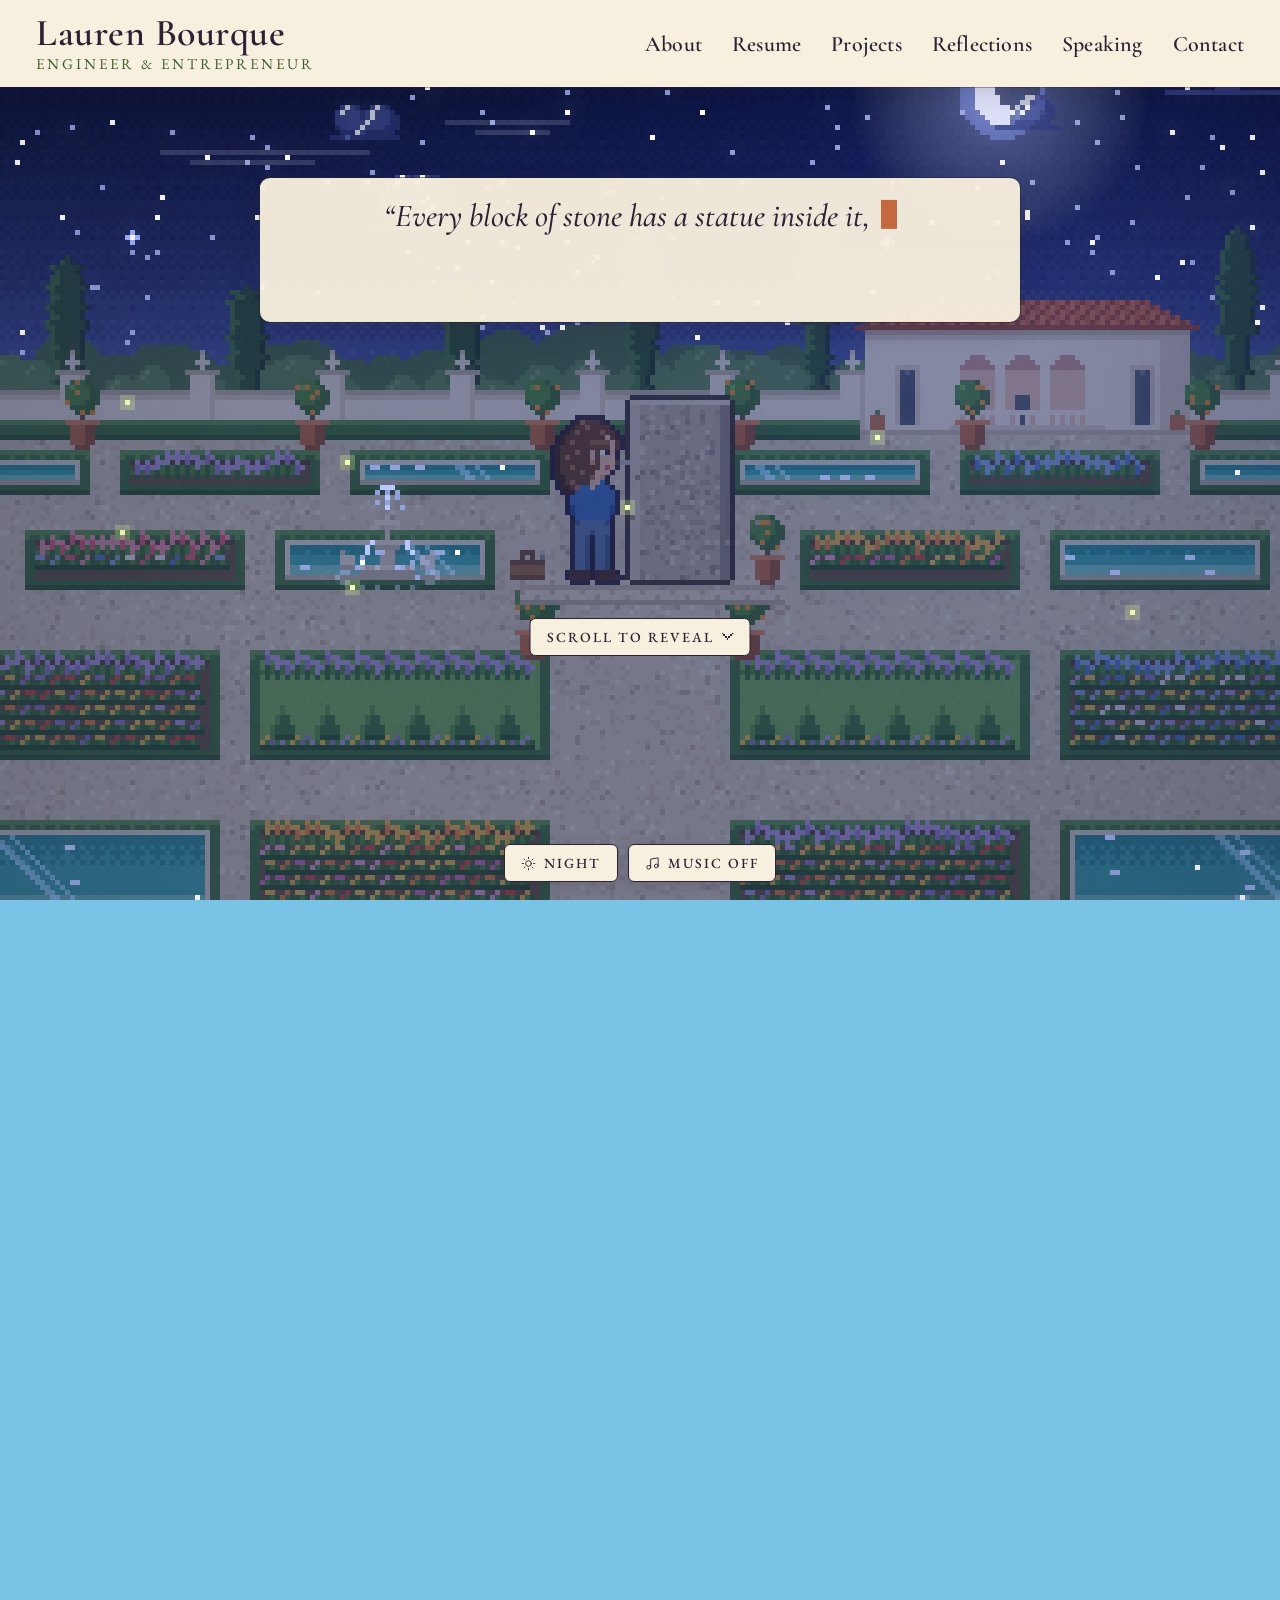
<file: index.html>
<!doctype html>
<html lang="en">
<head>
  <meta charset="utf-8">
  <meta name="viewport" content="width=device-width, initial-scale=1">
  <title>Lauren Bourque · Engineer & Entrepreneur</title>
  <meta name="description" content="Lauren Bourque, software engineer and entrepreneur. Scroll to watch the sculpture take shape.">
  <link rel="stylesheet" href="css/fonts.css">
  <link rel="stylesheet" href="css/style.css">
</head>
<body class="home">
  <header id="site-header"></header>

  <main>
    <canvas id="scene" aria-hidden="true"></canvas>
    <p class="sr-only">A pixel-art Italian Renaissance garden with a villa, cypresses and fountain pools. Lauren, in a blue top and jeans, stands beside a slab of stone and carves a statue of herself as you scroll.</p>

    <figure id="quote" class="zone-top-fixed">
      <blockquote>
        <p class="q-text" data-text="“Every block of stone has a statue inside it, and it is the task of the sculptor to discover it.”"></p>
        <span class="sr-only">Every block of stone has a statue inside it, and it is the task of the sculptor to discover it.</span>
      </blockquote>
      <figcaption>Michelangelo</figcaption>
    </figure>

    <button id="scroll-hint" class="btn" type="button">
      <span>Scroll to reveal</span>
      <svg class="icon bob" viewBox="0 0 7 5" aria-hidden="true" shape-rendering="crispEdges" fill="currentColor"><rect x="0" y="0" width="1" height="1"/><rect x="6" y="0" width="1" height="1"/><rect x="1" y="1" width="1" height="1"/><rect x="5" y="1" width="1" height="1"/><rect x="2" y="2" width="1" height="1"/><rect x="4" y="2" width="1" height="1"/><rect x="3" y="3" width="1" height="1"/></svg>
    </button>

    <section id="story" aria-label="My story"></section>

    <div id="dock" role="group" aria-label="Scene controls">
      <button id="time-toggle" class="btn btn-small" type="button" aria-label="Change the time of day" title="Change the time of day in the garden">
        <svg class="line-icon" viewBox="0 0 24 24" aria-hidden="true" fill="none" stroke="currentColor" stroke-width="1.5" stroke-linecap="round"><circle cx="12" cy="12" r="4.5"/><path d="M12 2v2M12 20v2M4.9 4.9l1.4 1.4M17.7 17.7l1.4 1.4M2 12h2M20 12h2M4.9 19.1l1.4-1.4M17.7 6.3l1.4-1.4"/></svg>
        <span>Day</span>
      </button>
      <button id="music-toggle" class="btn btn-small" type="button" aria-label="Toggle background music" aria-pressed="false" title="Play “Discovering Meaning” by R Eugene">
        <svg class="line-icon" viewBox="0 0 24 24" aria-hidden="true" fill="none" stroke="currentColor" stroke-width="1.5" stroke-linecap="round" stroke-linejoin="round"><path d="M9 18V5l12-2v13"/><circle cx="6" cy="18" r="3"/><circle cx="18" cy="16" r="3"/></svg>
        <span>Music off</span>
      </button>
      <audio id="bg-music" src="assets/music/discovering-meaning.mp3" preload="none" loop></audio>
    </div>

    <div id="scroll-space" aria-hidden="true"></div>
  </main>

  <script src="js/content.js"></script>
  <script src="js/sprites.js"></script>
  <script src="js/common.js"></script>
  <script src="js/scene.js"></script>
</body>
</html>
</file>
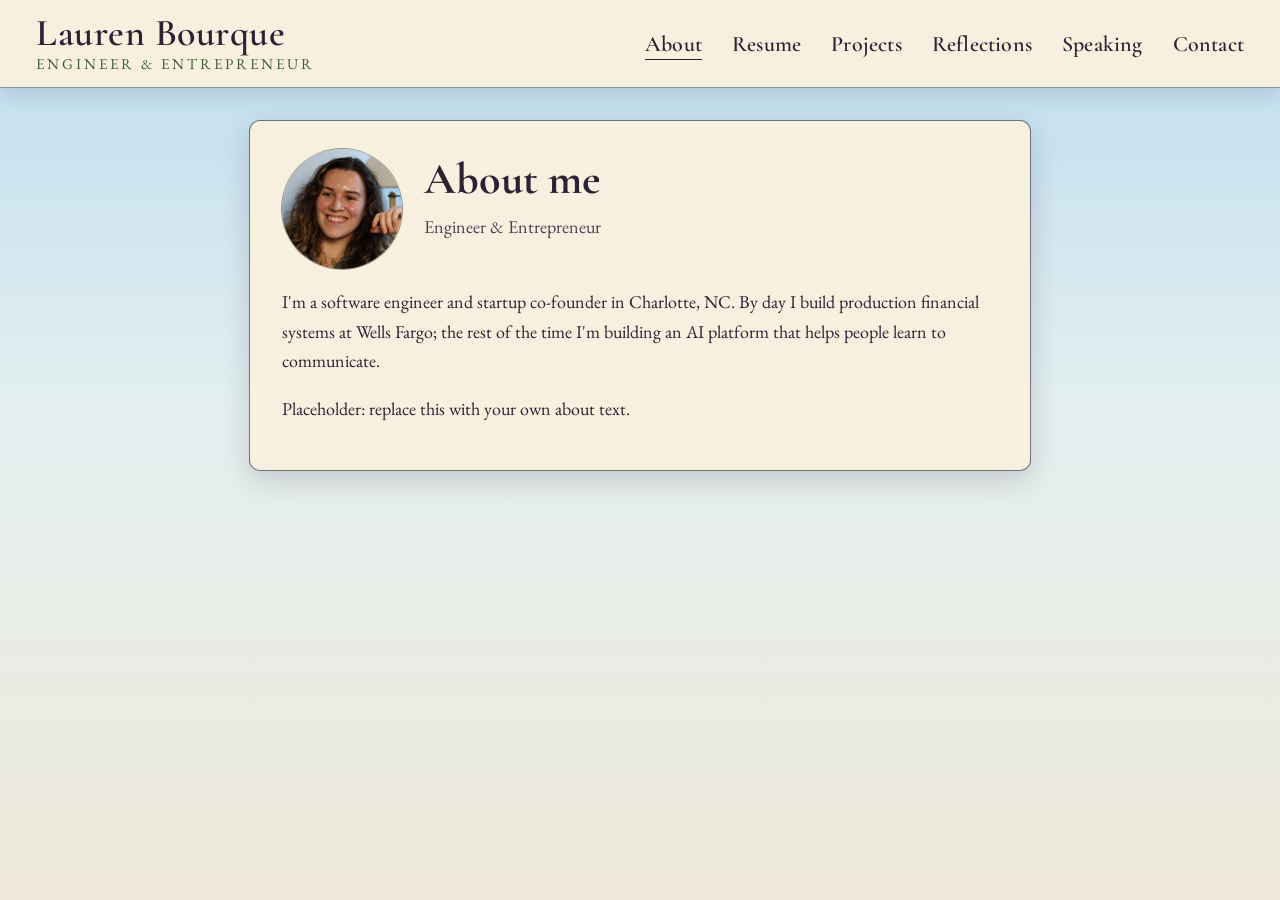
<file: about.html>
<!doctype html>
<html lang="en">
<head>
  <meta charset="utf-8">
  <meta name="viewport" content="width=device-width, initial-scale=1">
  <title>About · Lauren Bourque</title>
  <link rel="stylesheet" href="css/fonts.css">
  <link rel="stylesheet" href="css/style.css">
</head>
<body class="page">
  <header id="site-header"></header>
  <main class="page-main"><div id="about" class="pixel-box"></div></main>
  <script src="js/content.js"></script>
  <script src="js/sprites.js"></script>
  <script src="js/common.js"></script>
  <script src="js/pages.js"></script>
</body>
</html>
</file>
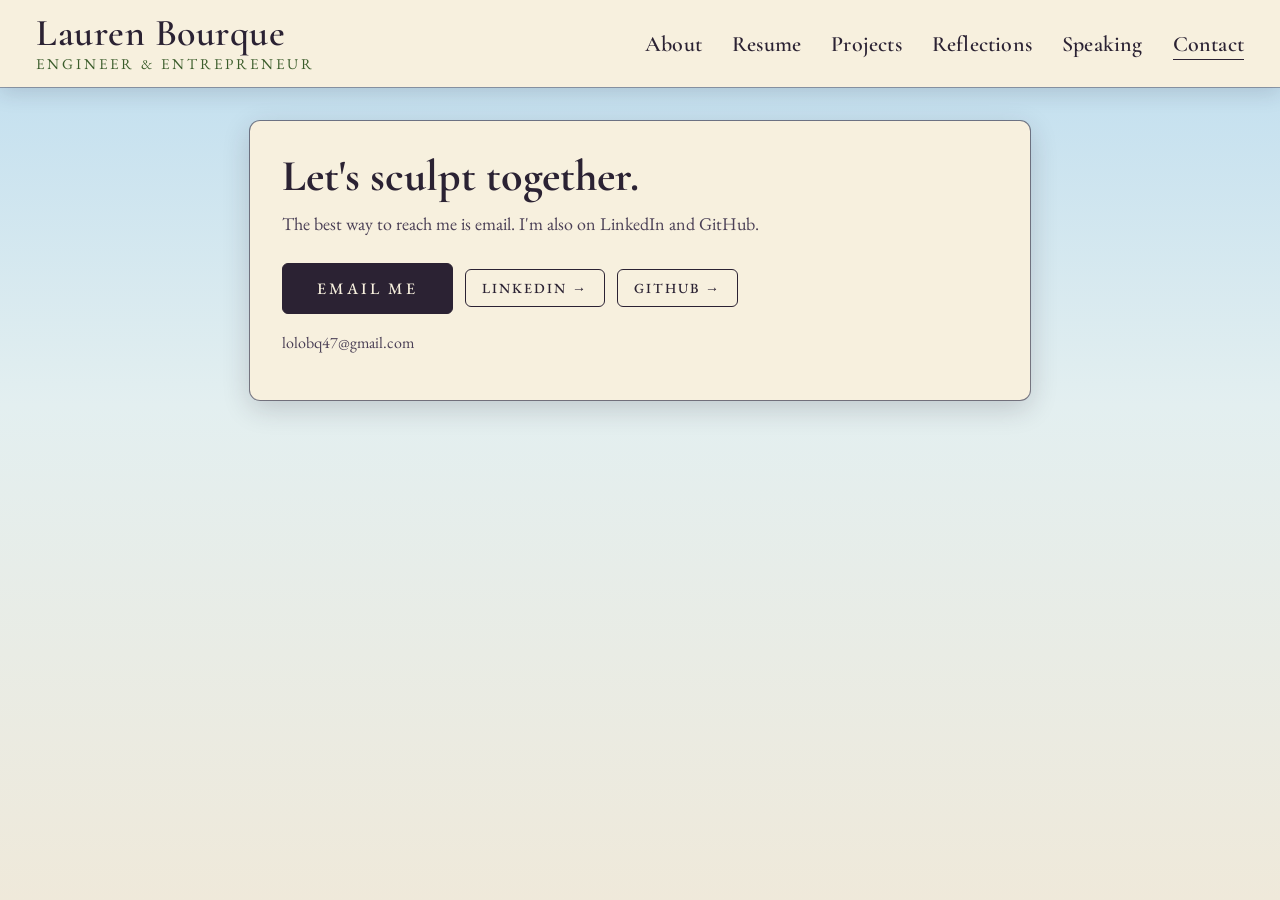
<file: contact.html>
<!doctype html>
<html lang="en">
<head>
  <meta charset="utf-8">
  <meta name="viewport" content="width=device-width, initial-scale=1">
  <title>Contact · Lauren Bourque</title>
  <link rel="stylesheet" href="css/fonts.css">
  <link rel="stylesheet" href="css/style.css">
</head>
<body class="page">
  <header id="site-header"></header>
  <main class="page-main"><div id="contact" class="pixel-box"></div></main>
  <script src="js/content.js"></script>
  <script src="js/sprites.js"></script>
  <script src="js/common.js"></script>
  <script src="js/pages.js"></script>
</body>
</html>
</file>
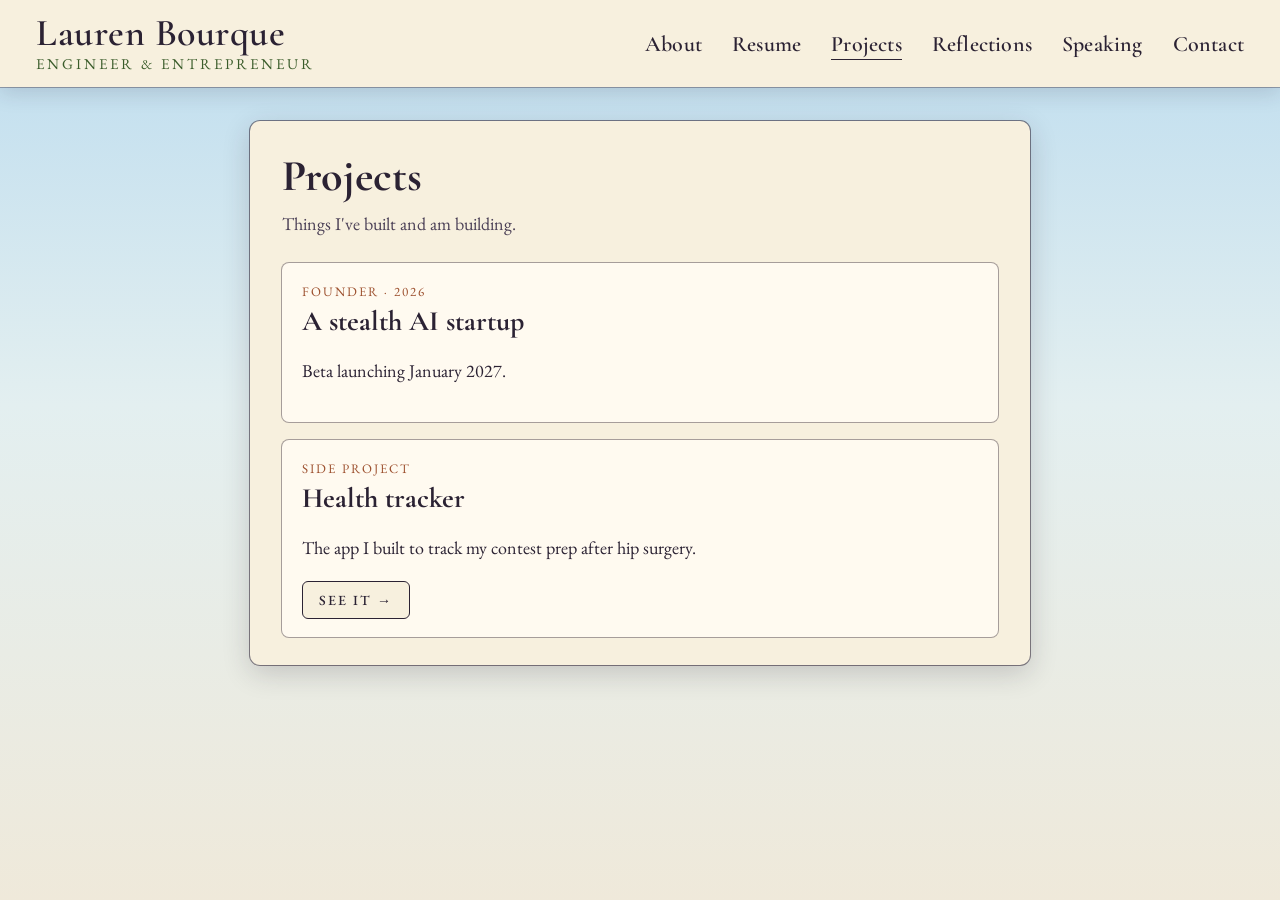
<file: projects.html>
<!doctype html>
<html lang="en">
<head>
  <meta charset="utf-8">
  <meta name="viewport" content="width=device-width, initial-scale=1">
  <title>Projects · Lauren Bourque</title>
  <link rel="stylesheet" href="css/fonts.css">
  <link rel="stylesheet" href="css/style.css">
</head>
<body class="page">
  <header id="site-header"></header>
  <main class="page-main"><div id="projects" class="pixel-box"></div></main>
  <script src="js/content.js"></script>
  <script src="js/sprites.js"></script>
  <script src="js/common.js"></script>
  <script src="js/pages.js"></script>
</body>
</html>
</file>
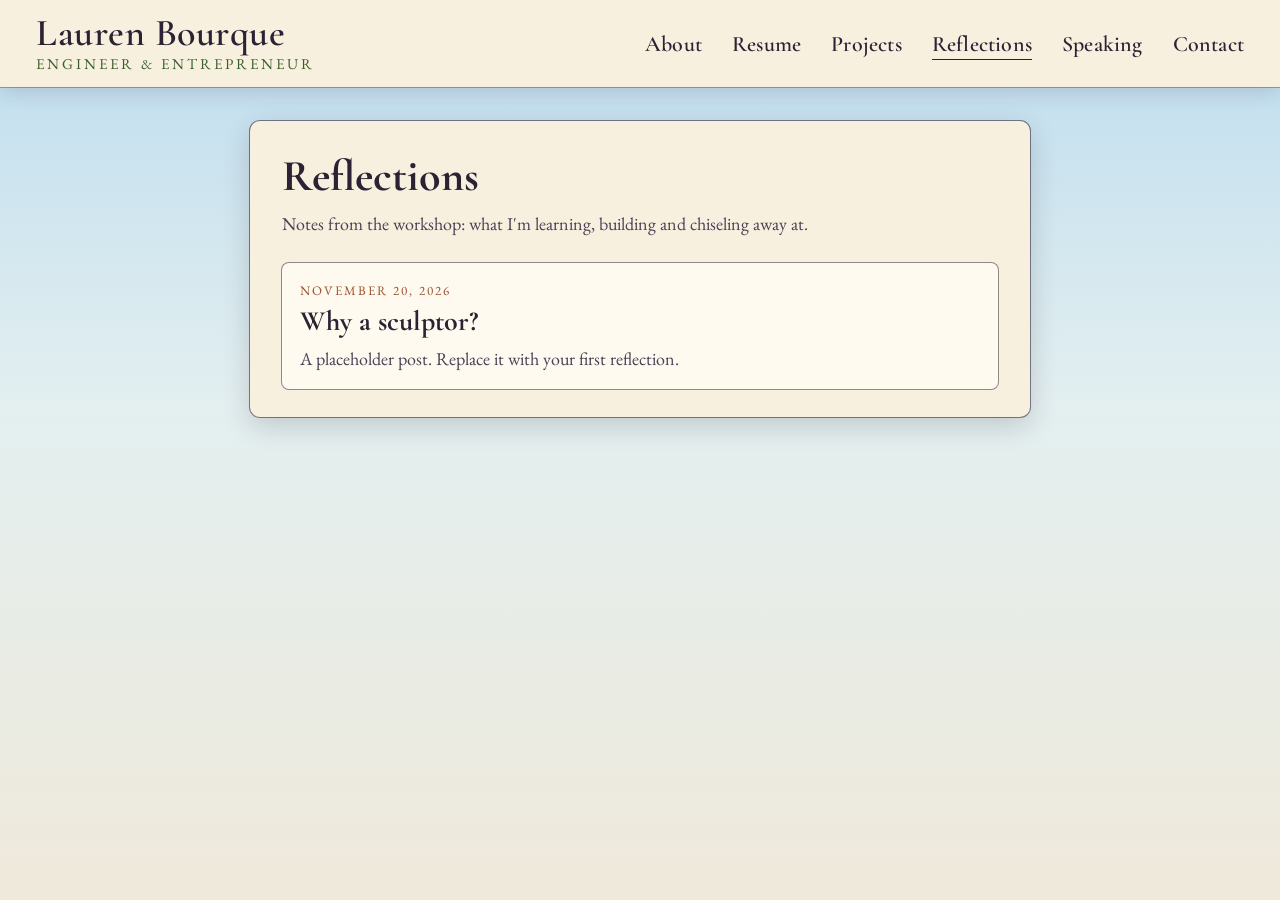
<file: reflections.html>
<!doctype html>
<html lang="en">
<head>
  <meta charset="utf-8">
  <meta name="viewport" content="width=device-width, initial-scale=1">
  <title>Reflections · Lauren Bourque</title>
  <link rel="stylesheet" href="css/fonts.css">
  <link rel="stylesheet" href="css/style.css">
</head>
<body class="page">
  <header id="site-header"></header>
  <main class="page-main"><div id="reflections" class="pixel-box"></div></main>
  <script src="js/content.js"></script>
  <script src="js/sprites.js"></script>
  <script src="js/common.js"></script>
  <script src="js/pages.js"></script>
</body>
</html>
</file>
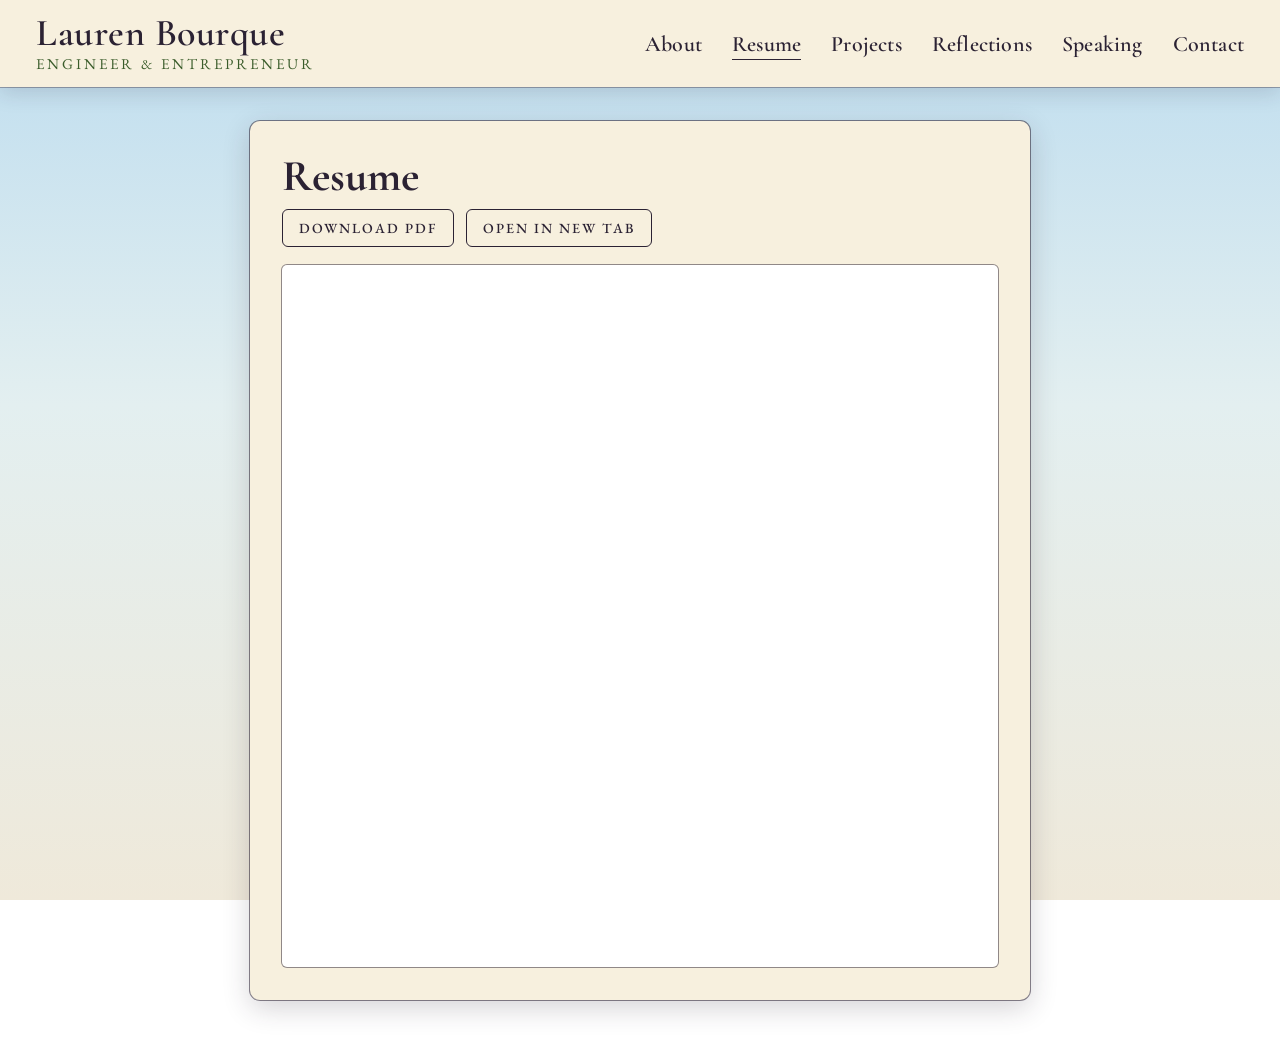
<file: resume.html>
<!doctype html>
<html lang="en">
<head>
  <meta charset="utf-8">
  <meta name="viewport" content="width=device-width, initial-scale=1">
  <title>Resume · Lauren Bourque</title>
  <link rel="stylesheet" href="css/fonts.css">
  <link rel="stylesheet" href="css/style.css">
</head>
<body class="page">
  <header id="site-header"></header>
  <main class="page-main"><div id="resume" class="pixel-box"></div></main>
  <script src="js/content.js"></script>
  <script src="js/sprites.js"></script>
  <script src="js/common.js"></script>
  <script src="js/pages.js"></script>
</body>
</html>
</file>
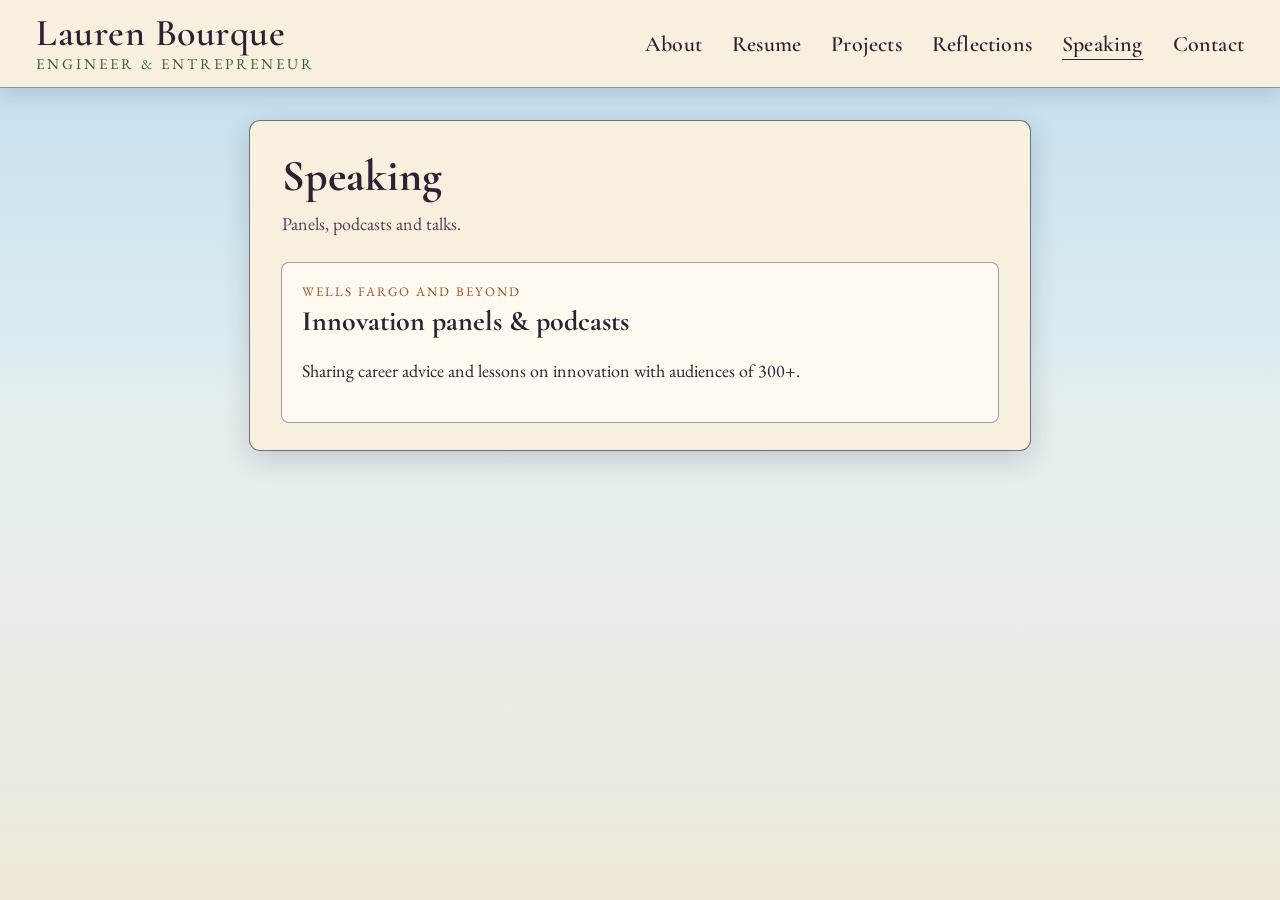
<file: speaking.html>
<!doctype html>
<html lang="en">
<head>
  <meta charset="utf-8">
  <meta name="viewport" content="width=device-width, initial-scale=1">
  <title>Speaking · Lauren Bourque</title>
  <link rel="stylesheet" href="css/fonts.css">
  <link rel="stylesheet" href="css/style.css">
</head>
<body class="page">
  <header id="site-header"></header>
  <main class="page-main"><div id="speaking" class="pixel-box"></div></main>
  <script src="js/content.js"></script>
  <script src="js/sprites.js"></script>
  <script src="js/common.js"></script>
  <script src="js/pages.js"></script>
</body>
</html>
</file>
<file: css/fonts.css>
/* Self-hosted Latin subsets (SIL Open Font License) */
@font-face { font-family: "Cormorant Garamond"; font-style: normal; font-weight: 300 700; font-display: swap; src: url(../assets/fonts/cormorant.woff2) format("woff2"); }
@font-face { font-family: "Cormorant Garamond"; font-style: italic; font-weight: 500; font-display: swap; src: url(../assets/fonts/cormorant-italic.woff2) format("woff2"); }
@font-face { font-family: "EB Garamond"; font-style: normal; font-weight: 400 800; font-display: swap; src: url(../assets/fonts/eb-garamond.woff2) format("woff2"); }
@font-face { font-family: "EB Garamond"; font-style: italic; font-weight: 400; font-display: swap; src: url(../assets/fonts/eb-garamond-italic.woff2) format("woff2"); }
</file>
<file: css/style.css>
:root {
  --ink: #2b2233;
  --ink-soft: #4a3f55;
  --paper: #f7f0de;
  --paper-2: #ece0c2;
  --moss: #4f7a3a;
  --moss-dark: #3a5c2a;
  --clay: #c4693f;
  --clay-dark: #9c4f2d;
  --px: 4px;
  --header-h: 104px;
  --fig-top: 50vh;
  --fig-bottom: 60vh;
  --display: "Cormorant Garamond", "EB Garamond", Garamond, Georgia, serif;
  --text: "EB Garamond", Garamond, Georgia, serif;
  color-scheme: light;
}

* { box-sizing: border-box; }
html, body { margin: 0; }
body {
  background: #78c3e6;
  color: var(--ink);
  font-family: var(--text);
  -webkit-font-smoothing: antialiased;
}
a { color: inherit; }
.sr-only {
  position: absolute; width: 1px; height: 1px; padding: 0; margin: -1px;
  overflow: hidden; clip: rect(0 0 0 0); white-space: nowrap; border: 0;
}

/* Pixel border: notched corners made of box-shadows */
.pixel-box {
  background: var(--paper);
  box-shadow:
    0 calc(-1 * var(--px)) 0 0 var(--ink),
    0 var(--px) 0 0 var(--ink),
    calc(-1 * var(--px)) 0 0 0 var(--ink),
    var(--px) 0 0 0 var(--ink),
    inset 0 calc(-1 * var(--px)) 0 0 var(--paper-2);
}

/* ───────────── Header ───────────── */
#site-header {
  position: fixed;
  top: 0; left: 0; right: 0;
  z-index: 20;
  display: flex;
  gap: 16px;
  padding: 12px 16px;
  background: var(--ink);
}
.photo {
  flex: none;
  width: 80px; height: 80px;
  display: block;
  overflow: hidden;
  background: #a6dbef;
}
.photo img, .photo canvas {
  width: 100%; height: 100%;
  object-fit: cover;
  display: block;
  image-rendering: pixelated;
}
.bar {
  flex: 1;
  min-width: 0;
  display: flex;
  align-items: center;
  justify-content: space-between;
  gap: 16px;
  padding: 10px 20px;
}
.who { text-decoration: none; display: flex; flex-direction: column; gap: 2px; min-width: 0; }
.name {
  font-family: var(--display);
  font-weight: 600;
  font-size: 38px;
  line-height: 1;
  letter-spacing: 0.5px;
}
.tagline {
  font-family: var(--text);
  font-size: 15px;
  color: var(--moss-dark);
  letter-spacing: 3px;
  text-transform: uppercase;
}
.actions { display: flex; gap: 10px; flex-wrap: wrap; justify-content: flex-end; }

.btn {
  display: inline-flex;
  align-items: center;
  gap: 8px;
  font-family: var(--text);
  font-size: 17px;
  font-weight: 500;
  letter-spacing: 0.3px;
  color: var(--ink);
  text-decoration: none;
  background: #fffaf0;
  border: 0;
  padding: 8px 12px;
  cursor: pointer;
  box-shadow:
    0 -3px 0 0 var(--ink), 0 3px 0 0 var(--ink),
    -3px 0 0 0 var(--ink), 3px 0 0 0 var(--ink),
    inset -3px -3px 0 0 var(--paper-2);
  transition: transform 80ms steps(2);
}
.btn:hover { background: #fff; transform: translateY(-2px); }
.btn:active { transform: translateY(1px); box-shadow: 0 -3px 0 0 var(--ink), 0 3px 0 0 var(--ink), -3px 0 0 0 var(--ink), 3px 0 0 0 var(--ink), inset 3px 3px 0 0 var(--paper-2); }
.btn:focus-visible { outline: 3px dashed var(--clay); outline-offset: 6px; }
.btn.is-current { background: var(--moss); color: #fff; box-shadow: 0 -3px 0 0 var(--ink), 0 3px 0 0 var(--ink), -3px 0 0 0 var(--ink), 3px 0 0 0 var(--ink), inset -3px -3px 0 0 var(--moss-dark); }
.icon { width: 18px; height: 18px; flex: none; }

/* ───────────── Scene ───────────── */
#scene {
  position: fixed;
  left: 50%;
  transform: translateX(-50%);
  top: var(--header-h);
  image-rendering: pixelated;
  image-rendering: crisp-edges;
  z-index: 0;
}
#scroll-space { position: relative; z-index: -1; }

/* zones above and below the sculptor */
#quote, .card.zone-top {
  position: fixed;
  left: 50%;
  top: calc((var(--header-h) + var(--fig-top)) / 2 + 6px);
}
.card.zone-bottom {
  position: fixed;
  left: 50%;
  top: calc((var(--fig-bottom) + 100vh) / 2 + 10px);
}

#quote {
  z-index: 5;
  margin: 0;
  width: min(760px, calc(100vw - 40px));
  transform: translate(-50%, -50%);
  padding: 18px 26px 16px;
  text-align: center;
  background: rgba(247, 240, 222, 0.92);
  box-shadow:
    0 -4px 0 0 var(--ink), 0 4px 0 0 var(--ink), -4px 0 0 0 var(--ink), 4px 0 0 0 var(--ink),
    inset 0 -4px 0 0 var(--paper-2);
  transition: opacity 400ms ease, transform 400ms ease;
  animation: pop-in 520ms steps(6) backwards 150ms;
}
#quote blockquote { margin: 0; }
.q-text {
  margin: 0;
  min-height: 2.6em;
  font-family: var(--display);
  font-style: italic;
  font-weight: 500;
  font-size: clamp(22px, 2.6vw, 32px);
  line-height: 1.25;
}
.q-text::after {
  content: "";
  display: inline-block;
  width: 0.5em; height: 0.9em;
  margin-left: 4px;
  vertical-align: -0.1em;
  background: var(--clay);
  animation: blink 900ms steps(1) infinite;
}
#quote.is-typed .q-text::after { display: none; }
#quote figcaption {
  margin-top: 8px;
  font-family: var(--text);
  font-size: 15px;
  letter-spacing: 3px;
  text-transform: uppercase;
  color: var(--moss-dark);
  opacity: 0;
  transition: opacity 600ms ease;
}
#quote figcaption::before { content: "— "; }
#quote.is-typed figcaption { opacity: 1; }
#quote.is-gone { opacity: 0; transform: translate(-50%, -80%); pointer-events: none; }

@keyframes pop-in {
  0% { transform: translate(-50%, -50%) scale(0.2); opacity: 0; }
  60% { transform: translate(-50%, -50%) scale(1.06); opacity: 1; }
  100% { transform: translate(-50%, -50%) scale(1); opacity: 1; }
}
@keyframes blink { 50% { opacity: 0; } }

#scroll-hint {
  position: fixed;
  z-index: 5;
  left: 50%;
  top: calc(var(--fig-bottom) + 28px);
  transform: translateX(-50%);
  transition: opacity 300ms ease;
}
#scroll-hint:hover { transform: translate(-50%, -2px); }
#scroll-hint.is-gone { opacity: 0; pointer-events: none; }
.bob { animation: bob 1.2s steps(2) infinite; width: 14px; height: 10px; }
@keyframes bob { 50% { transform: translateY(3px); } }

#time-toggle {
  position: fixed;
  z-index: 6;
  right: 16px;
  top: calc(var(--header-h) + 14px);
}
.btn-small { font-size: 14px; padding: 6px 10px; }
.btn-small .icon { width: 14px; height: 14px; }

/* ───────────── Story cards ───────────── */
.card {
  z-index: 4;
  width: min(620px, calc(100vw - 40px));
  max-height: calc((var(--fig-top) - var(--header-h)) - 36px);
  overflow: auto;
  padding: 20px 24px;
  transform: translate(calc(-50% + 110vw), -50%);
  visibility: hidden;
  will-change: transform;
}
.card.zone-bottom { max-height: calc(100vh - var(--fig-bottom) - 40px); }
.kicker {
  margin: 0 0 6px;
  font-family: var(--text);
  font-size: 13px;
  letter-spacing: 2.5px;
  text-transform: uppercase;
  color: var(--clay-dark);
}
.card h2 {
  margin: 0 0 10px;
  font-family: var(--display);
  font-weight: 600;
  font-size: clamp(24px, 2.6vw, 32px);
  line-height: 1.15;
}
.card p { margin: 0 0 8px; font-size: 18px; line-height: 1.5; color: var(--ink-soft); }
.gallery { display: flex; gap: 10px; margin: 12px 0 4px; }
.gallery img, .gallery .ph {
  flex: 1;
  aspect-ratio: 3 / 4;
  max-height: 112px;
  object-fit: cover;
  min-width: 0;
  box-shadow: 0 0 0 3px var(--ink);
}
.ph {
  display: grid;
  place-items: center;
  padding: 6px;
  text-align: center;
  font-family: var(--text);
  font-style: italic;
  font-size: 14px;
  color: var(--ink-soft);
  background:
    repeating-linear-gradient(45deg, transparent 0 6px, rgba(43, 34, 51, 0.06) 6px 12px),
    var(--paper-2);
}
.links { display: flex; flex-wrap: wrap; gap: 12px; margin-top: 14px; }
.btn-link { background: var(--moss); color: #fff; box-shadow: 0 -3px 0 0 var(--ink), 0 3px 0 0 var(--ink), -3px 0 0 0 var(--ink), 3px 0 0 0 var(--ink), inset -3px -3px 0 0 var(--moss-dark); }
.btn-link:hover { background: #5b8a43; }
.card-cta { text-align: center; }
.btn-big {
  margin-top: 12px;
  font-size: 22px;
  padding: 14px 28px;
  background: var(--clay);
  color: #fff;
  box-shadow: 0 -4px 0 0 var(--ink), 0 4px 0 0 var(--ink), -4px 0 0 0 var(--ink), 4px 0 0 0 var(--ink), inset -4px -4px 0 0 var(--clay-dark);
}
.btn-big:hover { background: #d27a50; }

/* ───────────── Inner pages ───────────── */
body.page {
  min-height: 100vh;
  background:
    linear-gradient(#78c3e6 0 30%, #a2d8ee 30% 50%, #cfeef6 50% 62%, #76b657 62%);
  background-attachment: fixed;
}
.page-main {
  position: relative;
  max-width: 820px;
  margin: 0 auto;
  padding: calc(var(--header-h) + 36px) 20px 60px;
}
.page-main > .pixel-box { padding: 28px 32px; }
.page-main h1 { font-family: var(--display); font-size: 44px; margin: 0 0 6px; }
.page-main .lede { margin: 0 0 24px; color: var(--ink-soft); }
.post-list { list-style: none; margin: 0; padding: 0; display: grid; gap: 18px; }
.post-list a { display: block; text-decoration: none; padding: 16px 18px; background: #fffaf0; box-shadow: 0 0 0 3px var(--ink); }
.post-list a:hover { background: #fff; }
.post-list time, .post time { font-family: var(--text); font-size: 13px; letter-spacing: 2px; text-transform: uppercase; color: var(--clay-dark); }
.post-list h2 { font-family: var(--display); margin: 4px 0 6px; font-size: 28px; }
.post-list p { margin: 0; color: var(--ink-soft); }
.post h1 { margin-top: 6px; }
.post p { line-height: 1.7; font-size: 19px; }
.back { display: inline-block; margin-bottom: 18px; }
.resume-frame { width: 100%; height: 78vh; border: 0; box-shadow: 0 0 0 3px var(--ink); background: #fff; }
.resume-actions { display: flex; gap: 12px; flex-wrap: wrap; margin-bottom: 18px; }

/* ───────────── Small screens ───────────── */
@media (max-width: 900px) {
  .name { font-size: 30px; }
}
@media (max-width: 560px) {
  #site-header { padding: 10px 12px; gap: 12px; }
  .photo { width: 92px; height: 92px; }
  .bar { flex-direction: column; align-items: flex-start; justify-content: center; gap: 8px; padding: 8px 12px; }
  .name { font-size: 26px; }
  .tagline { font-size: 11px; letter-spacing: 2px; }
  .actions { gap: 9px; justify-content: flex-start; }
  .card { padding: 14px 16px; }
  #time-toggle span { display: none; }
  .card p { font-size: 16.5px; }
  .card h2 { font-size: 22px; }
  .gallery .ph, .gallery img { max-height: 90px; }
  #quote { padding: 14px 16px; }
  .page-main > .pixel-box { padding: 20px; }
}

@media (prefers-reduced-motion: reduce) {
  #quote { animation: none; }
  .bob, .q-text::after { animation: none; }
}

/* ───────────── Refined buttons (override the pixel style) ───────────── */
.actions { gap: 4px 28px; align-items: center; }
.nav-link {
  position: relative;
  font-family: var(--text);
  font-size: 15px;
  letter-spacing: 2.5px;
  text-transform: uppercase;
  text-decoration: none;
  color: var(--ink);
  padding: 6px 0;
}
.nav-link::after {
  content: "";
  position: absolute;
  left: 0; right: 100%; bottom: 0;
  height: 1px;
  background: currentColor;
  transition: right 260ms ease;
}
.nav-link:hover::after, .nav-link.is-current::after, .nav-link:focus-visible::after { right: 0; }
.nav-link:hover { color: var(--clay-dark); }
.nav-link:focus-visible { outline: none; }

.btn, .btn:active, .btn.is-current, .btn-link, .btn-big {
  font-family: var(--text);
  font-size: 14px;
  letter-spacing: 2px;
  text-transform: uppercase;
  background: var(--paper);
  color: var(--ink);
  border: 1px solid var(--ink);
  border-radius: 0;
  box-shadow: none;
  padding: 9px 16px;
  transform: none;
  transition: background 200ms ease, color 200ms ease;
}
.btn:hover { background: var(--ink); color: var(--paper); transform: none; }
.btn:focus-visible { outline: 1px solid var(--ink); outline-offset: 3px; }
#scroll-hint:hover { transform: translateX(-50%); }
.btn-link { background: transparent; }
.btn-big { margin-top: 14px; font-size: 16px; letter-spacing: 3px; padding: 14px 34px; background: var(--ink); color: var(--paper); }
.btn-big:hover { background: var(--clay-dark); border-color: var(--clay-dark); color: #fff; }
.btn .icon { width: 12px; height: 12px; }
.bob { width: 11px; height: 8px; }

@media (max-width: 900px) {
  .actions { gap: 2px 18px; }
  .nav-link { font-size: 13px; letter-spacing: 2px; }
}
@media (max-width: 560px) {
  .bar { gap: 4px; }
  .actions { gap: 0 14px; }
  .nav-link { font-size: 11.5px; letter-spacing: 1.5px; padding: 3px 0; }
}

/* ───────────── Floating, rounded header ───────────── */
#site-header {
  top: 16px; left: 16px; right: auto;
  max-width: calc(100vw - 32px);
  padding: 0;
  gap: 14px;
  background: transparent;
  align-items: stretch;
}
#site-header .photo, #site-header .bar {
  box-shadow: 0 6px 24px rgba(43, 34, 51, 0.18), 0 0 0 1px rgba(43, 34, 51, 0.55);
}
#site-header .photo { width: 84px; height: 84px; border-radius: 14px; }
#site-header .bar {
  flex: 0 1 auto;
  gap: 56px;
  padding: 12px 28px;
  border-radius: 18px;
  background: rgba(247, 240, 222, 0.95);
}
#scene { top: 0; }
body.page { background-attachment: fixed; }
@media (max-width: 900px) {
  #site-header .bar { gap: 28px; padding: 10px 20px; }
}
@media (max-width: 560px) {
  #site-header { top: 10px; left: 10px; max-width: calc(100vw - 20px); gap: 10px; }
  #site-header .photo { width: 80px; height: 80px; border-radius: 12px; }
  #site-header .bar { flex: 1; gap: 4px; padding: 8px 14px; border-radius: 14px; }
}

/* Photo stands on its own in the corner, larger */
#site-header { gap: 22px; align-items: flex-start; }
#site-header .photo { width: 118px; height: 118px; border-radius: 16px; }
#site-header .bar { margin-top: 8px; }
@media (max-width: 560px) {
  #site-header { gap: 12px; }
  #site-header .photo { width: 96px; height: 96px; border-radius: 14px; }
  #site-header .bar { margin-top: 0; }
}

/* Quote and story cards share the rounded, floating look of the header */
#quote, .card {
  border-radius: 18px;
  background: rgba(247, 240, 222, 0.96);
  box-shadow: 0 8px 28px rgba(43, 34, 51, 0.2), 0 0 0 1px rgba(43, 34, 51, 0.55);
}
.gallery img, .gallery .ph { border-radius: 8px; box-shadow: 0 0 0 1px rgba(43, 34, 51, 0.5); }
.page-main > .pixel-box { border-radius: 18px; box-shadow: 0 8px 28px rgba(43, 34, 51, 0.2), 0 0 0 1px rgba(43, 34, 51, 0.55); }
.post-list a { border-radius: 10px; box-shadow: 0 0 0 1px rgba(43, 34, 51, 0.5); }
.resume-frame { border-radius: 8px; box-shadow: 0 0 0 1px rgba(43, 34, 51, 0.5); }
.gallery img, .gallery .ph { max-height: 92px; }
.btn { border-radius: 10px; }

/* Softer corners everywhere */
#site-header .photo { border-radius: 10px; }
#site-header .bar, #quote, .card, .page-main > .pixel-box { border-radius: 10px; }
.btn { border-radius: 6px; }
.gallery img, .gallery .ph, .resume-frame { border-radius: 5px; }
.post-list a { border-radius: 7px; }

/* Wide screens: bar centered, photo stays in the top-left corner */
@media (min-width: 1390px) {
  #site-header .bar { gap: clamp(56px, calc(100vw - 1330px), 200px); }
  #site-header { left: 16px; right: 16px; max-width: none; justify-content: center; min-height: 118px; }
  #site-header .photo { position: absolute; left: 0; top: 0; }
}

/* Line icons in the header links */
.nav-link { display: inline-flex; align-items: center; gap: 8px; }
.line-icon { width: 17px; height: 17px; flex: none; margin-top: -2px; }
.nav-link::after { left: 25px; }
@media (max-width: 560px) {
  .nav-link span { display: none; }
  .nav-link::after { left: 0; }
  .line-icon { width: 21px; height: 21px; }
  .actions { gap: 0 18px; margin-top: 4px; }
}

/* ───────────── Story cards beside the sculptor, rising bottom → top ───────────── */
.card, .card.side-left, .card.side-right {
  --y: 100vh;
  position: fixed;
  top: calc((var(--header-h) + 100vh) / 2 + 8px);
  width: min(560px, calc(50vw - var(--fig-half) - 56px));
  max-height: calc(100vh - var(--header-h) - 56px);
  transform: translateY(calc(-50% + var(--y)));
  padding: 26px 30px;
}
.card.side-left { left: auto; right: calc(50vw + var(--fig-half) + 24px); }
.card.side-right { left: calc(50vw + var(--fig-half) + 24px); right: auto; }
.card-cta { text-align: left; }
.gallery { gap: 12px; }
.gallery img, .gallery .ph { max-height: 220px; }

/* Narrow screens: no room beside her, so cards rise into the area below */
@media (max-width: 900px) {
  .card, .card.side-left, .card.side-right {
    left: 50%; right: auto;
    top: calc((var(--fig-bottom) + 100vh) / 2 + 6px);
    width: calc(100vw - 32px);
    max-height: calc(100vh - var(--fig-bottom) - 28px);
    transform: translate(-50%, calc(-50% + var(--y)));
    padding: 16px 18px;
  }
  .gallery img, .gallery .ph { max-height: 92px; }
}

/* Circular profile photo */
#site-header .photo { border-radius: 50%; transition: transform 200ms ease, box-shadow 200ms ease; }
#site-header .photo:hover { transform: scale(1.04); box-shadow: 0 8px 28px rgba(43, 34, 51, 0.28), 0 0 0 2px var(--paper), 0 0 0 3px rgba(43, 34, 51, 0.55); }
#site-header .photo:focus-visible { outline: 2px solid var(--ink); outline-offset: 4px; }

/* Time-of-day toggle tucked into the top-right corner on wide screens */
@media (min-width: 1390px) {
  #time-toggle { top: 24px; right: 16px; } /* matches the bar: header top 16px + bar margin 8px */
}

/* Bottom-center dock: time of day + music */
#dock {
  position: fixed;
  z-index: 6;
  left: 50%;
  bottom: 18px;
  transform: translateX(-50%);
  display: flex;
  gap: 10px;
}
#dock #time-toggle, #dock #time-toggle[style] { position: static; top: auto; right: auto; }
@media (min-width: 1390px) { #dock #time-toggle { top: auto; right: auto; } }
#dock .btn { box-shadow: 0 4px 16px rgba(43, 34, 51, 0.18); }
#dock .line-icon { width: 15px; height: 15px; margin-top: 0; }
#music-toggle[aria-pressed="true"] { background: var(--ink); color: var(--paper); }
#music-toggle.is-missing { opacity: 0.6; }
#dock .btn { white-space: nowrap; }
@media (max-width: 560px) {
  #dock span { display: none; }
  #dock .btn { padding: 9px 12px; }
  #dock .line-icon { width: 18px; height: 18px; }
}
@media (max-width: 900px) {
  .card, .card.side-left, .card.side-right { max-height: calc(100vh - var(--fig-bottom) - 84px); top: calc((var(--fig-bottom) + 100vh - 56px) / 2 + 6px); }
}

/* ───────────── Full-width top bar (photo inside) ───────────── */
#site-header, #site-header[style] {
  top: 0; left: 0; right: 0;
  max-width: none;
  min-height: 0;
  padding: 0;
  gap: 0;
  justify-content: stretch;
  background: transparent;
}
#site-header .bar, #site-header .bar[class] {
  flex: 1;
  margin: 0;
  gap: 18px;
  padding: 12px 32px;
  border-radius: 0;
  background: var(--paper);
  box-shadow: 0 1px 0 rgba(43, 34, 51, 0.35), 0 6px 20px rgba(43, 34, 51, 0.15);
  justify-content: flex-start;
}
#site-header .photo, #site-header .photo[class] {
  position: static;
  flex: none;
  width: 64px; height: 64px;
  border-radius: 50%;
  box-shadow: 0 0 0 1px rgba(43, 34, 51, 0.45);
}
#site-header .who { margin-right: auto; }
#site-header .actions { gap: 4px 26px; }
@media (min-width: 1390px) {
  #site-header { left: 0; right: 0; justify-content: stretch; min-height: 0; }
  #site-header .photo { position: static; }
  #site-header .bar { gap: 18px; }
}
@media (max-width: 1100px) {
  #site-header .actions { gap: 4px 18px; }
  .nav-link { font-size: 13px; letter-spacing: 2px; }
}
@media (max-width: 900px) {
  .nav-link span { display: none; }
  .nav-link::after { left: 0; }
  .line-icon { width: 20px; height: 20px; }
}
@media (max-width: 560px) {
  #site-header { top: 0; left: 0; max-width: none; }
  #site-header .bar { flex-direction: row; flex-wrap: wrap; align-items: center; gap: 6px 12px; padding: 10px 14px; border-radius: 0; }
  #site-header .photo { width: 52px; height: 52px; }
  #site-header .who { margin-right: 0; flex: 1; min-width: 0; }
  #site-header .actions { width: 100%; justify-content: space-between; margin-top: 2px; gap: 0; }
  .name { font-size: 24px; }
  .tagline { font-size: 10px; letter-spacing: 1.5px; }
}
.about-head { display: flex; gap: 22px; align-items: center; margin-bottom: 18px; }
.about-photo { width: 120px; height: 120px; border-radius: 50%; object-fit: cover; box-shadow: 0 0 0 1px rgba(43,34,51,.45); }
.page-main p { font-size: 18px; line-height: 1.65; }
.item-list { list-style: none; margin: 0; padding: 0; display: grid; gap: 18px; }
.item-list li { padding: 18px 20px; background: #fffaf0; border-radius: 7px; box-shadow: 0 0 0 1px rgba(43,34,51,.4); }
.item-list h2 { font-family: var(--display); font-size: 28px; margin: 2px 0 6px; }
.item-meta { margin: 0; font-size: 13px !important; letter-spacing: 2px; text-transform: uppercase; color: var(--clay-dark); }
.contact-actions { display: flex; flex-wrap: wrap; gap: 12px; align-items: center; margin: 8px 0 14px; }
.contact-actions .btn-big { margin-top: 0; }
.contact-email { color: var(--ink-soft); font-size: 16px !important; }
#scroll-hint { white-space: nowrap; }
body.page { background: linear-gradient(180deg, #bcdcef 0%, #e3eff0 45%, #efe9da 100%) fixed; }

/* Photo fills the bar's top-left corner, edge to edge */
#site-header .bar, #site-header .bar[class] { padding: 0 32px 0 0; gap: 22px; align-items: center; }
#site-header .photo, #site-header .photo[class] {
  width: 88px; height: 88px;
  border-radius: 0;
  box-shadow: none;
  align-self: stretch;
  overflow: hidden;
}
#site-header .photo:hover { transform: none; box-shadow: none; }
#site-header .photo img { transition: transform 300ms ease; }
#site-header .photo:hover img { transform: scale(1.05); }
@media (max-width: 560px) {
  #site-header .bar, #site-header .bar[class] { padding: 0 14px 0 0; gap: 0 12px; }
  #site-header .photo, #site-header .photo[class] { width: 64px; height: 64px; align-self: flex-start; }
  #site-header .actions { padding: 8px 0 10px 14px; margin-top: 0; }
}

/* Nav links: text only, sentence case, Renaissance serif */
#site-header .nav-link {
  font-family: var(--display);
  font-size: 22px;
  font-weight: 600;
  letter-spacing: 0.2px;
  text-transform: none;
  gap: 0;
  padding: 4px 0;
}
#site-header .nav-link::after { left: 0; bottom: 1px; }
#site-header .actions { gap: 4px 30px; }
@media (max-width: 1100px) {
  #site-header .nav-link { font-size: 19px; }
  #site-header .actions { gap: 4px 20px; }
}
@media (max-width: 900px) {
  #site-header .nav-link { font-size: 17px; }
  #site-header .actions { gap: 2px 16px; }
}
@media (max-width: 560px) {
  #site-header .nav-link { font-size: 15.5px; padding: 2px 0; }
  #site-header .actions { justify-content: space-between; gap: 0 8px; }
}
/* No photo in the bar */
#site-header .bar, #site-header .bar[class] { padding: 14px 36px; }
@media (max-width: 560px) { #site-header .bar, #site-header .bar[class] { padding: 10px 16px 0; } #site-header .actions { padding: 6px 0 10px; } }

/* Phones: keep all six links on one row */
@media (max-width: 560px) {
  #site-header .nav-link { font-size: 14.5px; }
  #site-header .actions { gap: 4px 10px; flex-wrap: nowrap; justify-content: space-between; }
}
@media (max-width: 380px) {
  #site-header .nav-link { font-size: 13px; }
  #site-header .actions { gap: 4px 6px; }
}

/* Name and title share one left edge */
#site-header .who { align-items: flex-start; text-align: left; }
#site-header .name, #site-header .tagline { margin-left: 0; padding-left: 0; }
</file>
